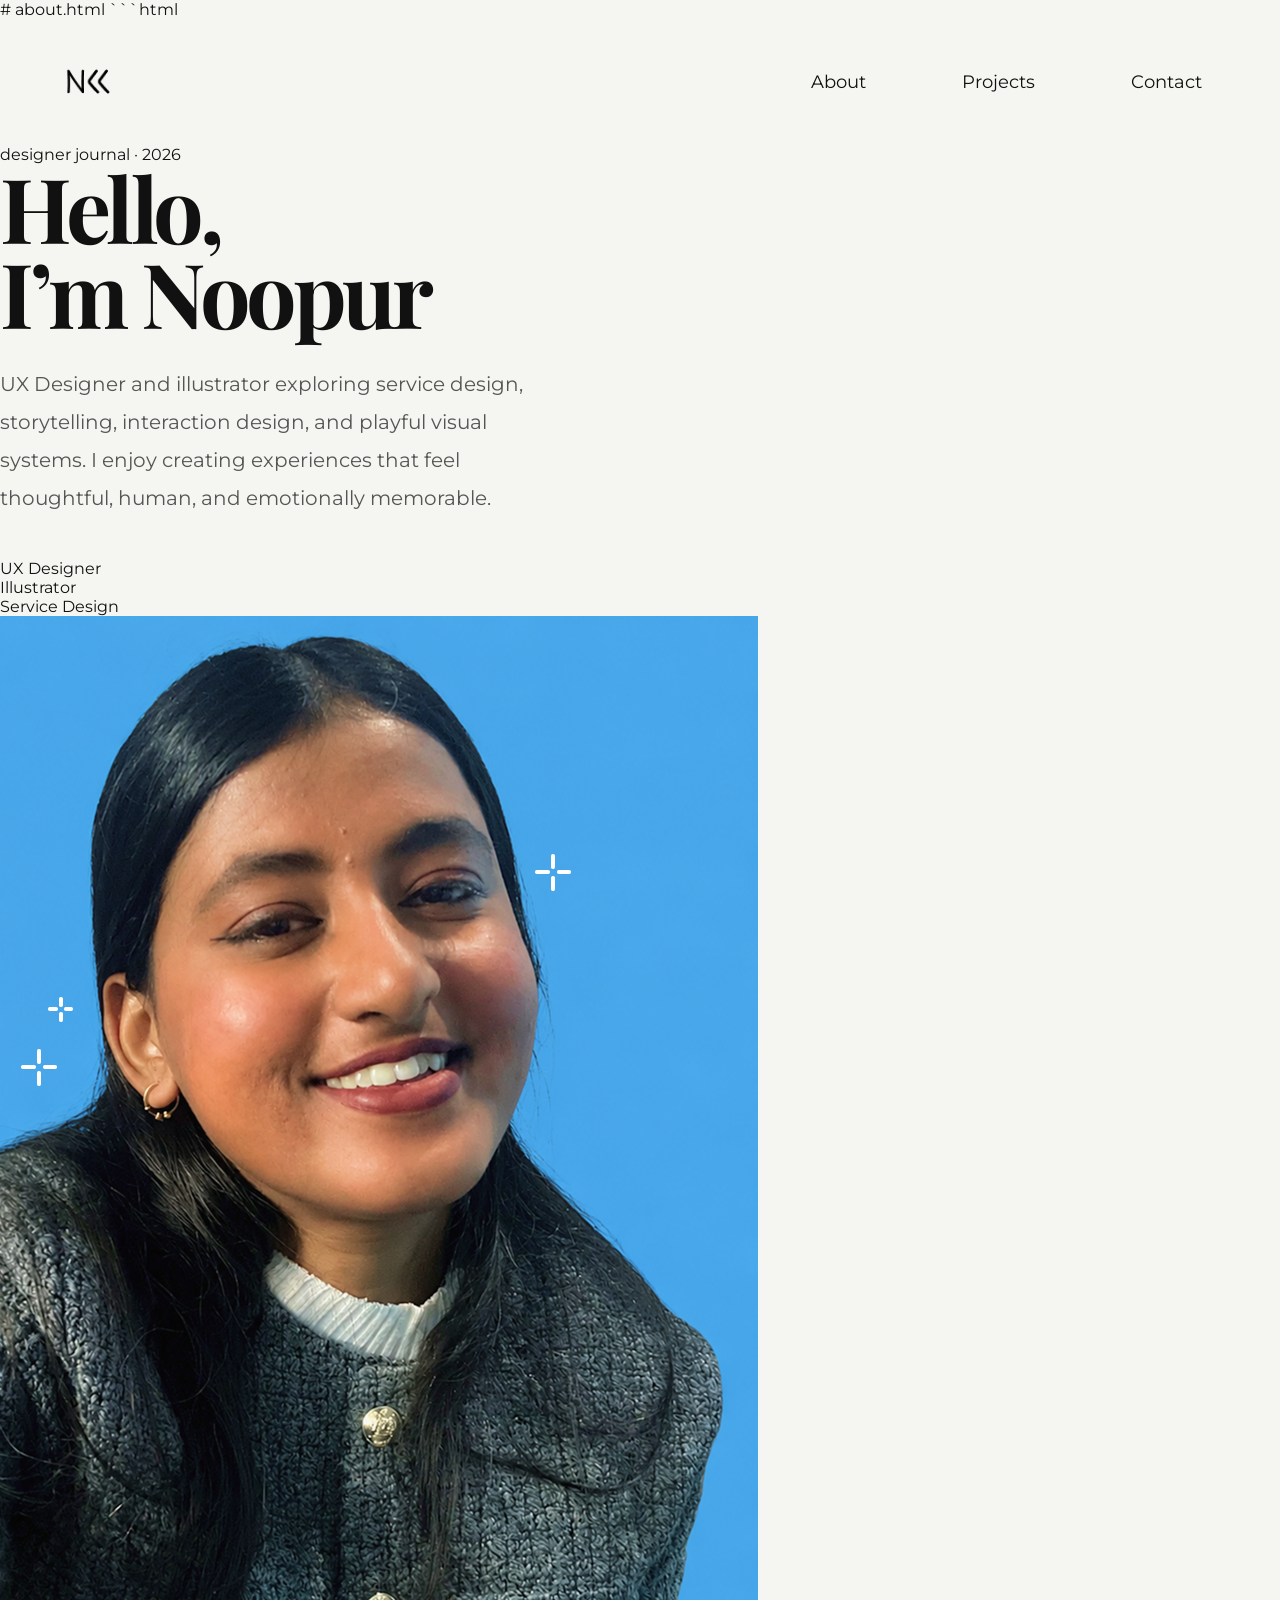
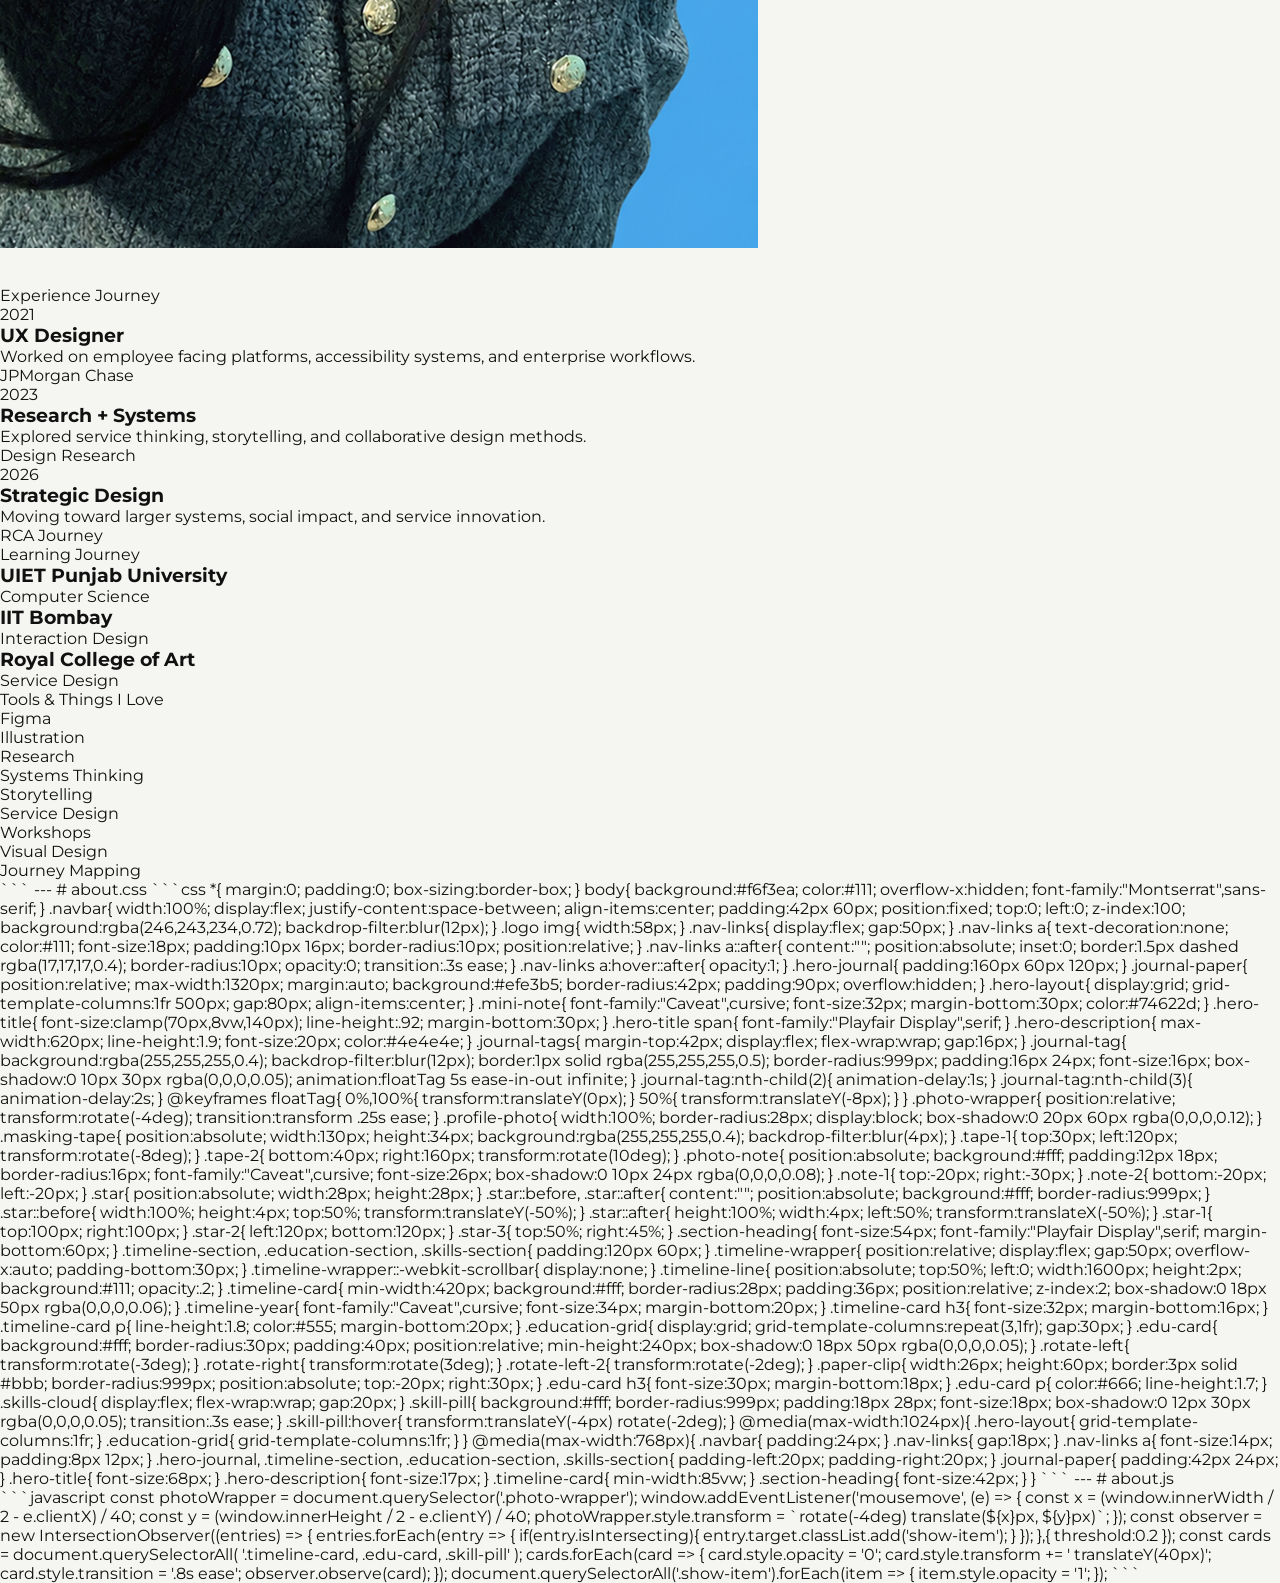
<file: about1.html>
# about.html

```html
<!DOCTYPE html>
<html lang="en">
<head>
  <meta charset="UTF-8" />
  <meta name="viewport" content="width=device-width, initial-scale=1.0"/>

  <title>About — Noopur Kashyap</title>

  <link href="https://fonts.googleapis.com/css2?family=Montserrat:wght@300;400;500;600&family=Playfair+Display:wght@700&family=Caveat:wght@500;600&display=swap" rel="stylesheet">

  <link rel="stylesheet" href="./css/about.css">
</head>
<body>

  <!-- NAVBAR -->
  <header class="navbar">

    <a href="index.html" class="logo">
      <img src="images/logo4.png" alt="Logo">
    </a>

    <nav class="nav-links">
      <a href="about.html">About</a>
      <a href="projects.html">Projects</a>
      <a href="contact.html">Contact</a>
    </nav>

  </header>


  <!-- HERO JOURNAL SECTION -->

  <section class="hero-journal">

    <div class="journal-paper">

      <div class="masking-tape tape-1"></div>
      <div class="masking-tape tape-2"></div>

      <div class="hero-layout">

        <!-- LEFT -->

        <div class="hero-left">

          <p class="mini-note">
            designer journal · 2026
          </p>

          <h1 class="hero-title">
            Hello,<br>
            I’m <span>Noopur</span>
          </h1>

          <p class="hero-description">
            UX Designer and illustrator exploring service design,
            storytelling, interaction design, and playful visual systems.
            I enjoy creating experiences that feel thoughtful,
            human, and emotionally memorable.
          </p>

          <div class="journal-tags">

            <div class="journal-tag">
              UX Designer
            </div>

            <div class="journal-tag">
              Illustrator
            </div>

            <div class="journal-tag">
              Service Design
            </div>

          </div>

        </div>


        <!-- RIGHT -->

        <div class="hero-right">

          <div class="photo-wrapper">

            <img
              src="images/noopur_photo.png"
              alt="Noopur Kashyap"
              class="profile-photo"
            >

            <div class="photo-note note-1">
              field notes
            </div>

            <div class="photo-note note-2">
              systems + stories
            </div>

          </div>

        </div>

      </div>


      <!-- STARS -->

      <div class="star star-1"></div>
      <div class="star star-2"></div>
      <div class="star star-3"></div>

    </div>

  </section>


  <!-- EXPERIENCE -->

  <section class="timeline-section">

    <div class="section-heading">
      Experience Journey
    </div>

    <div class="timeline-wrapper">

      <div class="timeline-line"></div>


      <div class="timeline-card card-1">

        <div class="timeline-year">
          2021
        </div>

        <h3>
          UX Designer
        </h3>

        <p>
          Worked on employee facing platforms,
          accessibility systems, and enterprise workflows.
        </p>

        <span>
          JPMorgan Chase
        </span>

      </div>


      <div class="timeline-card card-2">

        <div class="timeline-year">
          2023
        </div>

        <h3>
          Research + Systems
        </h3>

        <p>
          Explored service thinking,
          storytelling, and collaborative design methods.
        </p>

        <span>
          Design Research
        </span>

      </div>


      <div class="timeline-card card-3">

        <div class="timeline-year">
          2026
        </div>

        <h3>
          Strategic Design
        </h3>

        <p>
          Moving toward larger systems,
          social impact, and service innovation.
        </p>

        <span>
          RCA Journey
        </span>

      </div>

    </div>

  </section>


  <!-- EDUCATION -->

  <section class="education-section">

    <div class="section-heading">
      Learning Journey
    </div>


    <div class="education-grid">

      <div class="edu-card rotate-left">

        <div class="paper-clip"></div>

        <h3>
          UIET Punjab University
        </h3>

        <p>
          Computer Science
        </p>

      </div>


      <div class="edu-card rotate-right">

        <div class="paper-clip"></div>

        <h3>
          IIT Bombay
        </h3>

        <p>
          Interaction Design
        </p>

      </div>


      <div class="edu-card rotate-left-2">

        <div class="paper-clip"></div>

        <h3>
          Royal College of Art
        </h3>

        <p>
          Service Design
        </p>

      </div>

    </div>

  </section>


  <!-- SKILLS -->

  <section class="skills-section">

    <div class="section-heading">
      Tools & Things I Love
    </div>

    <div class="skills-cloud">

      <div class="skill-pill">Figma</div>
      <div class="skill-pill">Illustration</div>
      <div class="skill-pill">Research</div>
      <div class="skill-pill">Systems Thinking</div>
      <div class="skill-pill">Storytelling</div>
      <div class="skill-pill">Service Design</div>
      <div class="skill-pill">Workshops</div>
      <div class="skill-pill">Visual Design</div>
      <div class="skill-pill">Journey Mapping</div>

    </div>

  </section>


  <script src="./js/about.js"></script>

</body>
</html>
```

---

# about.css

```css
*{
  margin:0;
  padding:0;
  box-sizing:border-box;
}

body{
  background:#f6f3ea;
  color:#111;
  overflow-x:hidden;
  font-family:"Montserrat",sans-serif;
}

.navbar{
  width:100%;
  display:flex;
  justify-content:space-between;
  align-items:center;
  padding:42px 60px;
  position:fixed;
  top:0;
  left:0;
  z-index:100;
  background:rgba(246,243,234,0.72);
  backdrop-filter:blur(12px);
}

.logo img{
  width:58px;
}

.nav-links{
  display:flex;
  gap:50px;
}

.nav-links a{
  text-decoration:none;
  color:#111;
  font-size:18px;
  padding:10px 16px;
  border-radius:10px;
  position:relative;
}

.nav-links a::after{
  content:"";
  position:absolute;
  inset:0;
  border:1.5px dashed rgba(17,17,17,0.4);
  border-radius:10px;
  opacity:0;
  transition:.3s ease;
}

.nav-links a:hover::after{
  opacity:1;
}

.hero-journal{
  padding:160px 60px 120px;
}

.journal-paper{
  position:relative;
  max-width:1320px;
  margin:auto;
  background:#efe3b5;
  border-radius:42px;
  padding:90px;
  overflow:hidden;
}

.hero-layout{
  display:grid;
  grid-template-columns:1fr 500px;
  gap:80px;
  align-items:center;
}

.mini-note{
  font-family:"Caveat",cursive;
  font-size:32px;
  margin-bottom:30px;
  color:#74622d;
}

.hero-title{
  font-size:clamp(70px,8vw,140px);
  line-height:.92;
  margin-bottom:30px;
}

.hero-title span{
  font-family:"Playfair Display",serif;
}

.hero-description{
  max-width:620px;
  line-height:1.9;
  font-size:20px;
  color:#4e4e4e;
}

.journal-tags{
  margin-top:42px;
  display:flex;
  flex-wrap:wrap;
  gap:16px;
}

.journal-tag{
  background:rgba(255,255,255,0.4);
  backdrop-filter:blur(12px);
  border:1px solid rgba(255,255,255,0.5);
  border-radius:999px;
  padding:16px 24px;
  font-size:16px;
  box-shadow:0 10px 30px rgba(0,0,0,0.05);
  animation:floatTag 5s ease-in-out infinite;
}

.journal-tag:nth-child(2){
  animation-delay:1s;
}

.journal-tag:nth-child(3){
  animation-delay:2s;
}

@keyframes floatTag{
  0%,100%{
    transform:translateY(0px);
  }

  50%{
    transform:translateY(-8px);
  }
}

.photo-wrapper{
  position:relative;
  transform:rotate(-4deg);
  transition:transform .25s ease;
}

.profile-photo{
  width:100%;
  border-radius:28px;
  display:block;
  box-shadow:0 20px 60px rgba(0,0,0,0.12);
}

.masking-tape{
  position:absolute;
  width:130px;
  height:34px;
  background:rgba(255,255,255,0.4);
  backdrop-filter:blur(4px);
}

.tape-1{
  top:30px;
  left:120px;
  transform:rotate(-8deg);
}

.tape-2{
  bottom:40px;
  right:160px;
  transform:rotate(10deg);
}

.photo-note{
  position:absolute;
  background:#fff;
  padding:12px 18px;
  border-radius:16px;
  font-family:"Caveat",cursive;
  font-size:26px;
  box-shadow:0 10px 24px rgba(0,0,0,0.08);
}

.note-1{
  top:-20px;
  right:-30px;
}

.note-2{
  bottom:-20px;
  left:-20px;
}

.star{
  position:absolute;
  width:28px;
  height:28px;
}

.star::before,
.star::after{
  content:"";
  position:absolute;
  background:#fff;
  border-radius:999px;
}

.star::before{
  width:100%;
  height:4px;
  top:50%;
  transform:translateY(-50%);
}

.star::after{
  height:100%;
  width:4px;
  left:50%;
  transform:translateX(-50%);
}

.star-1{
  top:100px;
  right:100px;
}

.star-2{
  left:120px;
  bottom:120px;
}

.star-3{
  top:50%;
  right:45%;
}

.section-heading{
  font-size:54px;
  font-family:"Playfair Display",serif;
  margin-bottom:60px;
}

.timeline-section,
.education-section,
.skills-section{
  padding:120px 60px;
}

.timeline-wrapper{
  position:relative;
  display:flex;
  gap:50px;
  overflow-x:auto;
  padding-bottom:30px;
}

.timeline-wrapper::-webkit-scrollbar{
  display:none;
}

.timeline-line{
  position:absolute;
  top:50%;
  left:0;
  width:1600px;
  height:2px;
  background:#111;
  opacity:.2;
}

.timeline-card{
  min-width:420px;
  background:#fff;
  border-radius:28px;
  padding:36px;
  position:relative;
  z-index:2;
  box-shadow:0 18px 50px rgba(0,0,0,0.06);
}

.timeline-year{
  font-family:"Caveat",cursive;
  font-size:34px;
  margin-bottom:20px;
}

.timeline-card h3{
  font-size:32px;
  margin-bottom:16px;
}

.timeline-card p{
  line-height:1.8;
  color:#555;
  margin-bottom:20px;
}

.education-grid{
  display:grid;
  grid-template-columns:repeat(3,1fr);
  gap:30px;
}

.edu-card{
  background:#fff;
  border-radius:30px;
  padding:40px;
  position:relative;
  min-height:240px;
  box-shadow:0 18px 50px rgba(0,0,0,0.05);
}

.rotate-left{
  transform:rotate(-3deg);
}

.rotate-right{
  transform:rotate(3deg);
}

.rotate-left-2{
  transform:rotate(-2deg);
}

.paper-clip{
  width:26px;
  height:60px;
  border:3px solid #bbb;
  border-radius:999px;
  position:absolute;
  top:-20px;
  right:30px;
}

.edu-card h3{
  font-size:30px;
  margin-bottom:18px;
}

.edu-card p{
  color:#666;
  line-height:1.7;
}

.skills-cloud{
  display:flex;
  flex-wrap:wrap;
  gap:20px;
}

.skill-pill{
  background:#fff;
  border-radius:999px;
  padding:18px 28px;
  font-size:18px;
  box-shadow:0 12px 30px rgba(0,0,0,0.05);
  transition:.3s ease;
}

.skill-pill:hover{
  transform:translateY(-4px) rotate(-2deg);
}

@media(max-width:1024px){

  .hero-layout{
    grid-template-columns:1fr;
  }

  .education-grid{
    grid-template-columns:1fr;
  }

}

@media(max-width:768px){

  .navbar{
    padding:24px;
  }

  .nav-links{
    gap:18px;
  }

  .nav-links a{
    font-size:14px;
    padding:8px 12px;
  }

  .hero-journal,
  .timeline-section,
  .education-section,
  .skills-section{
    padding-left:20px;
    padding-right:20px;
  }

  .journal-paper{
    padding:42px 24px;
  }

  .hero-title{
    font-size:68px;
  }

  .hero-description{
    font-size:17px;
  }

  .timeline-card{
    min-width:85vw;
  }

  .section-heading{
    font-size:42px;
  }

}
```

---

# about.js

```javascript
const photoWrapper = document.querySelector('.photo-wrapper');

window.addEventListener('mousemove', (e) => {

  const x = (window.innerWidth / 2 - e.clientX) / 40;
  const y = (window.innerHeight / 2 - e.clientY) / 40;

  photoWrapper.style.transform =
    `rotate(-4deg) translate(${x}px, ${y}px)`;

});


const observer = new IntersectionObserver((entries) => {

  entries.forEach(entry => {

    if(entry.isIntersecting){
      entry.target.classList.add('show-item');
    }

  });

},{
  threshold:0.2
});


const cards = document.querySelectorAll(
  '.timeline-card, .edu-card, .skill-pill'
);

cards.forEach(card => {

  card.style.opacity = '0';
  card.style.transform += ' translateY(40px)';
  card.style.transition = '.8s ease';

  observer.observe(card);

});


document.querySelectorAll('.show-item').forEach(item => {
  item.style.opacity = '1';
});
```
</file>
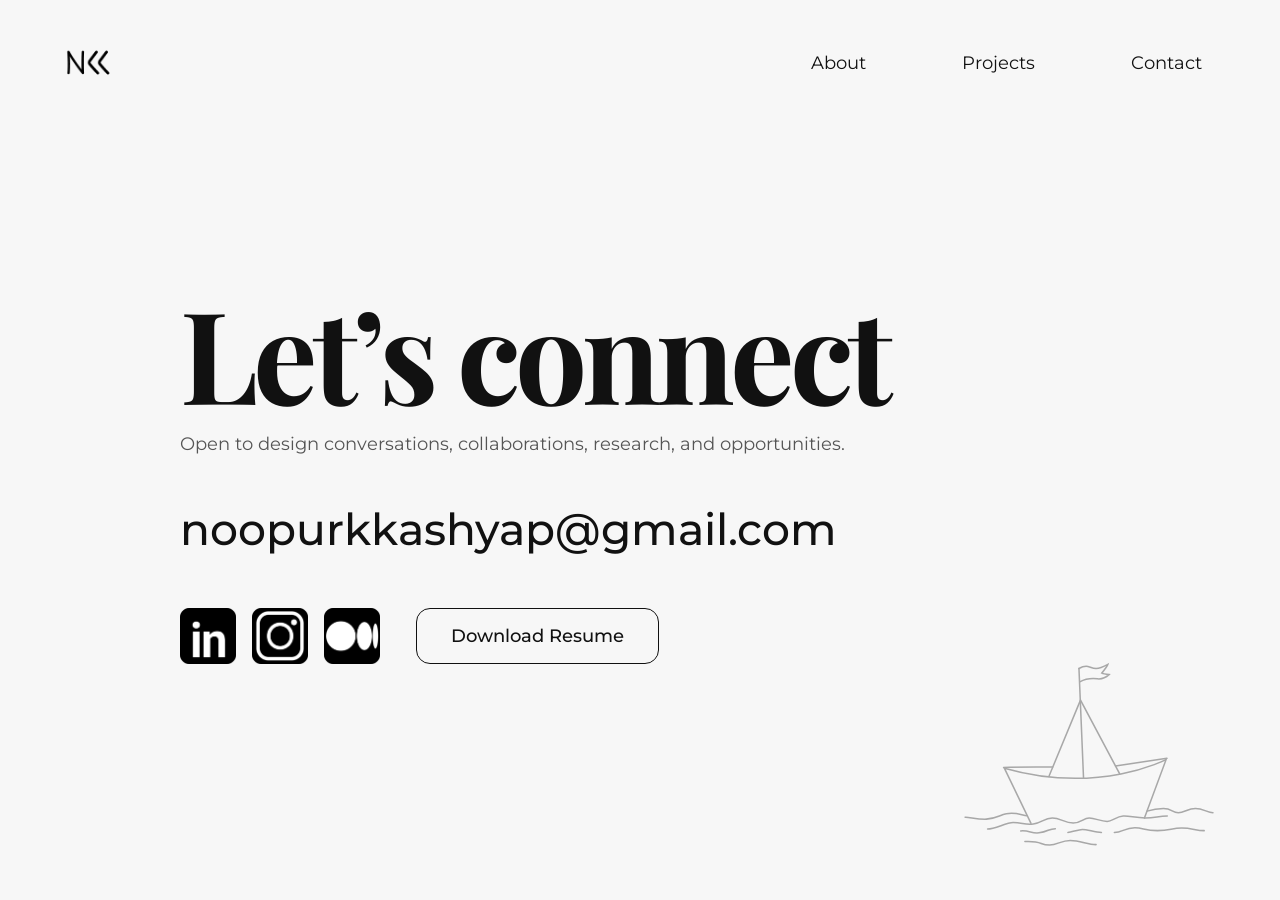
<file: contact.html>
<!DOCTYPE html>
<html lang="en">

<head>
  <meta charset="UTF-8" />
  <meta name="viewport" content="width=device-width, initial-scale=1.0"/>

  <title>Contact — Noopur Kashyap</title>

  <!-- FONTS -->
  <link href="https://fonts.googleapis.com/css2?family=Montserrat:wght@300;400;500;600&family=Playfair+Display:wght@700&display=swap" rel="stylesheet">

  <!-- CSS -->
  <link rel="stylesheet" href="./css/contact.css">
</head>

<body>

  <!-- NAVBAR -->
  <header class="navbar">

    <!-- LOGO -->
    <a href="index.html" class="logo">
      <img src="images/logo5.png" alt="Noopur Kashyap Logo">
    </a>

    <!-- NAV -->
    <nav class="nav-links">
      <a href="about.html">About</a>
      <a href="projects.html">Projects</a>
      <a href="contact.html">Contact</a>
    </nav>

  </header>

  <!-- MAIN -->
  <main class="contact-page">

    <div class="contact-content">

      <!-- TITLE -->
      <h1 class="hero-title">
        Let’s connect
      </h1>

      <!-- SUBTEXT -->
      <p class="hero-sub">
        Open to design conversations, collaborations, research, and opportunities.
      </p>

      <!-- EMAIL -->
      <div class="email-wrapper">

        <button 
          class="email-link" 
          id="copyEmail"
          data-email="hello@noopurkashyap.com"
        >
          noopurkkashyap@gmail.com
        </button>

        <span class="email-tooltip" id="emailTooltip">
          Click to copy
        </span>

      </div>

      <!-- BOTTOM -->
      <div class="bottom-row">

        <!-- SOCIALS -->
        <div class="social-links">

          <!-- LINKEDIN -->
          <a href="#" class="social-icon">

            <img 
              src="images/linkedin.png"
              class="icon-default"
              alt="LinkedIn"
            >

            <img 
              src="images/linkedin_hover.png"
              class="icon-hover"
              alt="LinkedIn Hover"
            >

          </a>

          <!-- INSTAGRAM -->
          <a href="#" class="social-icon">

            <img 
              src="images/instagram.png"
              class="icon-default"
              alt="Instagram"
            >

            <img 
              src="images/instagram_hover.png"
              class="icon-hover"
              alt="Instagram Hover"
            >

          </a>

          <!-- MEDIUM -->
          <a href="#" class="social-icon">

            <img 
              src="images/medium.png"
              class="icon-default"
              alt="Medium"
            >

            <img 
              src="images/medium_hover.png"
              class="icon-hover"
              alt="Medium Hover"
            >

          </a>

        </div>

        <!-- RESUME -->
        <a href="#" class="resume-btn">
          Download Resume
        </a>

      </div>

    </div>

  </main>

  <!-- BOAT -->
<img 
  src="images/boat.svg" 
  alt="Boat Illustration"
  class="boat-image"
/>
  <!-- JS -->
  <script>

    const emailButton = document.getElementById("copyEmail");
    const tooltip = document.getElementById("emailTooltip");

    emailButton.addEventListener("click", async () => {

      const email = emailButton.dataset.email;

      try {

        await navigator.clipboard.writeText(email);

        tooltip.textContent = "Copied to clipboard";

        setTimeout(() => {
          tooltip.textContent = "Click to copy";
        }, 2000);

      } catch (err) {

        tooltip.textContent = "Failed to copy";

      }

    });

  </script>

</body>
</html>
</file>
<file: css/about.css>
/* =============================================================
   RESET
============================================================= */
*, *::before, *::after {
  margin: 0;
  padding: 0;
  box-sizing: border-box;
}
html { scroll-behavior: smooth; }

/* =============================================================
   BODY
============================================================= */
body {
  background: #f5f5f1;
  color: #111;
  font-family: "Montserrat", sans-serif;
  overflow-x: hidden;
  position: relative;
}

/* =============================================================
   FLOATING STAR STAMPS  (Code_set_1 — page-wide decoration)
============================================================= */
.star-stamp {
  position: absolute;
  font-size: 24px;
  color: rgba(124, 108, 108, 0.08);
  filter: blur(0.3px);
  pointer-events: none;
  z-index: 1;
}
.star-stamp.tiny   { font-size: 18px; }
.star-stamp.small  { font-size: 34px; }
.star-stamp.medium { font-size: 58px; }
.star-stamp.large  { font-size: 92px; }
.star-stamp.xl     { font-size: 140px; }

/* =============================================================
   NAVBAR  ← Code_set_2
============================================================= */
.navbar {
  width: 100%;
  display: flex;
  justify-content: space-between;
  align-items: center;
  padding: 42px 60px;
  position: relative;
  z-index: 100;
}
.logo img {
  width: 58px;
  display: block;
}
.nav-links {
  display: flex;
  gap: 60px;
}
.nav-links a {
  position: relative;
  text-decoration: none;
  color: #111;
  font-size: 18px;
  font-weight: 400;
  padding: 10px 18px;
  border-radius: 10px;
  transition: .3s ease;
}
.nav-links a::after {
  content: "";
  position: absolute;
  inset: 0;
  border: 1.5px dashed rgba(0, 0, 0, .45);
  border-radius: 10px;
  opacity: 0;
  transform: scale(.92);
  transition: .3s ease;
}
.nav-links a:hover::after {
  opacity: 1;
  transform: scale(1);
}

/* =============================================================
   HERO  ← Code_set_2
============================================================= */
.about-hero {
  width: 100%;
  min-height: calc(100vh - 120px);
  padding: 40px 80px 100px;
  display: flex;
  align-items: center;
  justify-content: space-between;
  gap: 80px;
}

/* ── LEFT ── */
.hero-left {
  width: 48%;
}
.mini-tag {
  font-size: 14px;
  letter-spacing: .08em;
  text-transform: uppercase;
  color: #777;
  margin-bottom: 26px;
}
.hero-title {
  font-family: "Playfair Display", serif;
  font-size: clamp(58px, 7vw, 110px);
  line-height: .95;
  letter-spacing: -0.05em;
  margin-bottom: 30px;
}
.hero-description {
  max-width: 560px;
  font-size: 20px;
  line-height: 1.9;
  color: #555;
  margin-bottom: 42px;
}

/* FLOATING TAGS */
.floating-tags {
  display: flex;
  flex-wrap: wrap;
  gap: 16px;
  margin-bottom: 42px;
}
.floating-tags span {
  background: rgba(255, 255, 255, .72);
  border: 1px solid rgba(255, 255, 255, .5);
  backdrop-filter: blur(16px);
  -webkit-backdrop-filter: blur(16px);
  padding: 14px 22px;
  border-radius: 999px;
  font-size: 15px;
  font-weight: 500;
  color: #111;
  box-shadow: 0 10px 30px rgba(0, 0, 0, .08);
  animation: floatTag 5s ease-in-out infinite;
}
.floating-tags span:nth-child(2) { animation-delay: 1s; }
.floating-tags span:nth-child(3) { animation-delay: 2s; }

@keyframes floatTag {
  0%, 100% { transform: translateY(0px); }
  50%       { transform: translateY(-8px); }
}

/* HANDWRITTEN NOTE */
.handwritten-note {
  font-family: "Caveat", cursive;
  font-size: 36px;
  color: #444;
}

/* ── RIGHT ── */
.hero-right {
  width: 46%;
  display: flex;
  justify-content: center;
  align-items: center;
}

/* =============================================================
   ENVELOPE SCENE  ← Code_set_2
============================================================= */
.envelope-scene {
  position: relative;
  width: 620px;
  height: 620px;
}

/* ENVELOPE BASE */
.envelope-base-img {
  position: absolute;
  width: 420px;
  left: 80px;
  bottom: 80px;
  z-index: 1;
  display: block;
  filter: drop-shadow(0 18px 40px rgba(0, 0, 0, .08));
}

/* =============================================================
   LETTER  ← Code_set_2
============================================================= */
.letter {
  position: absolute;
  left: 125px;
  top: 80px;
  width: 320px;
  height: 370px;
  background: #fffdf8;
  padding: 36px;
  z-index: 2;
  border-radius: 6px;
  box-shadow: 0 22px 50px rgba(0, 0, 0, .10);
  cursor: pointer;
  overflow: hidden;
  transform: rotate(-4deg) translateY(0);
  transition:
    transform .8s cubic-bezier(.22, 1, .36, 1),
    box-shadow .6s ease;
}
/* Paper texture */
.letter::before {
  content: "";
  position: absolute;
  inset: 0;
  background: linear-gradient(to bottom, rgba(0, 0, 0, .02), transparent);
  pointer-events: none;
}
/* Shine sweep */
.letter::after {
  content: "";
  position: absolute;
  top: -120%;
  left: -40%;
  width: 55%;
  height: 260%;
  background: linear-gradient(
    120deg,
    transparent 0%,
    rgba(255, 255, 255, .15) 35%,
    rgba(255, 255, 255, .75) 50%,
    rgba(255, 255, 255, .15) 65%,
    transparent 100%
  );
  transform: rotate(18deg) translateX(-260px);
  opacity: 0;
  pointer-events: none;
}
/* Popped state */
.letter.pop-out {
  transform: rotate(-2deg) translateY(-130px) scale(1.02);
  box-shadow: 0 40px 90px rgba(0, 0, 0, .16);
  z-index: 30;
}
.letter.pop-out::after {
  animation: letterShine 1.2s ease forwards;
}
@keyframes letterShine {
  0%   { opacity: 0;  transform: rotate(18deg) translateX(-260px); }
  20%  { opacity: 1; }
  100% { opacity: 1;  transform: rotate(18deg) translateX(520px); }
}

/* Letter content */
.letter-date {
  display: block;
  font-size: 13px;
  letter-spacing: .08em;
  text-transform: uppercase;
  color: #888;
  margin-bottom: 24px;
}
.letter-content { position: relative; z-index: 2; }
.letter-content h3 {
  font-size: 60px;
  margin-bottom: 18px;
  font-family: "Playfair Display", serif;
}
.letter-content p {
  font-size: 18px;
  line-height: 1.9;
  color: #555;
}

/* =============================================================
   ENVELOPE FRONT  ← Code_set_2
============================================================= */
.envelope-front-img {
  position: absolute;
  width: 420px;
  left: 80px;
  bottom: 80px;
  z-index: 4;
  display: block;
  pointer-events: none;
}

/* =============================================================
   PHOTO CARD  ← Code_set_2
============================================================= */
.photo-card {
  position: absolute;
  right: 15px;
  top: 140px;
  width: 240px;
  background: white;
  padding: 14px;
  border-radius: 28px;
  z-index: 10;
  box-shadow: 0 24px 50px rgba(0, 0, 0, .14);
  transform: rotate(8deg);
  transition: transform .4s ease;
}
.photo-card img {
  width: 100%;
  height: 285px;
  object-fit: cover;
  border-radius: 22px;
  margin-bottom: 14px;
}
.photo-info h4 {
  font-size: 20px;
  margin-bottom: 6px;
}
.photo-info p {
  font-size: 14px;
  color: #666;
}

/* =============================================================
   STAMP  ← Code_set_2
============================================================= */
.stamp {
  position: absolute;
  right: 35px;
  bottom: 100px;
  width: 72px;
  height: 72px;
  border-radius: 50%;
  border: 2px dashed rgba(0, 0, 0, .4);
  display: flex;
  align-items: center;
  justify-content: center;
  font-size: 26px;
  color: #444;
  background: rgba(255, 255, 255, .45);
  backdrop-filter: blur(10px);
  z-index: 20;
}

/* =============================================================
   SPARKLE STARS  ← Code_set_2
============================================================= */
.sparkle {
  position: absolute;
  width: 28px;
  height: 28px;
  z-index: 20;
  animation: starFloat 4s ease-in-out infinite;
}
.sparkle::before,
.sparkle::after,
.sparkle span::before,
.sparkle span::after {
  content: "";
  position: absolute;
  left: 50%;
  top: 50%;
  background: #fff;
  border-radius: 999px;
}
/* vertical */
.sparkle::before  { width: 4px;  height: 28px; transform: translate(-50%, -50%); }
/* horizontal */
.sparkle::after   { width: 28px; height: 4px;  transform: translate(-50%, -50%); }
/* diagonals */
.sparkle span::before { width: 4px; height: 24px; transform: translate(-50%, -50%) rotate(45deg); }
.sparkle span::after  { width: 4px; height: 24px; transform: translate(-50%, -50%) rotate(-45deg); }

.star-1 { top: 40px;   right: 130px; }
.star-2 { left: 30px;  bottom: 180px; animation-delay: 1s; }
.star-3 { right: 30px; top: 300px;   animation-delay: 2s; }

@keyframes starFloat {
  0%, 100% { transform: translateY(0px); }
  50%       { transform: translateY(-8px); }
}

/* =============================================================
   ENVELOPE SCENE HOVER  ← Code_set_2
============================================================= */
.envelope-scene:hover .photo-card {
  transform: rotate(10deg) translateY(-10px);
}
.envelope-scene:hover .letter {
  transform: rotate(-2deg) translateY(-12px);
}

/* =============================================================
   RESPONSIVE — HERO  ← Code_set_2
============================================================= */
@media (max-width: 1024px) {
  .about-hero {
    flex-direction: column;
    gap: 90px;
  }
  .hero-left,
  .hero-right { width: 100%; }
  .hero-right  { justify-content: flex-start; }
}

@media (max-width: 768px) {
  .navbar { padding: 24px; }
  .nav-links { gap: 18px; }
  .nav-links a { font-size: 15px; padding: 8px 12px; }

  .about-hero { padding: 30px 24px 80px; gap: 60px; }
  .hero-title  { font-size: 62px; }
  .hero-description { font-size: 18px; line-height: 1.7; }
  .floating-tags { gap: 12px; }
  .floating-tags span { font-size: 13px; padding: 12px 18px; }
  .handwritten-note { font-size: 28px; }

  .envelope-scene { width: 100%; height: 520px; }
  .envelope-base-img,
  .envelope-front-img { width: 290px; left: 20px; bottom: 40px; }

  .letter {
    width: 220px;
    height: auto;
    left: 40px;
    top: 70px;
    padding: 24px;
  }
  .letter-content h3 { font-size: 42px; }
  .letter-content p  { font-size: 15px; line-height: 1.7; }

  .photo-card { width: 180px; right: 0; top: 140px; }
  .photo-card img { height: 220px; }

  .stamp { width: 56px; height: 56px; font-size: 20px; right: 10px; bottom: 70px; }
  .sparkle { transform: scale(.75); }
}

/* =============================================================
   ABC SECTIONS — WORK & EDUCATION  ← Code_set_1
============================================================= */
.abc-section {
  width: 100%;
  padding: 80px 80px 100px;
  position: relative;
  z-index: 3;
}
.glass-heading {
  display: inline-flex;
  flex-direction: column;
  align-items: center;
  background: rgba(255, 255, 255, 0.72);
  border: 1px solid rgba(0, 0, 0, 0.08);
  border-radius: 20px;
  padding: 18px 52px 22px;
  margin: 0 auto 56px;
  backdrop-filter: blur(16px);
  box-shadow: 0 8px 32px rgba(0, 0, 0, 0.05);
  text-align: center;
}
.abc-mini, .hobbies-mini {
  font-size: 10px;
  letter-spacing: 0.16em;
  text-transform: uppercase;
  color: #999;
  margin-bottom: 8px;
}
.abc-title {
  font-family: "Playfair Display", serif;
  font-size: clamp(28px, 3vw, 42px);
  font-weight: 700;
  color: #111;
  letter-spacing: -0.02em;
}
.abc-heading {
  display: flex;
  flex-direction: column;
  align-items: center;
}
.abc-cards {
  display: grid;
  grid-template-columns: repeat(3, 1fr);
  gap: 24px;
  max-width: 1200px;
  margin: 0 auto;
}
.abc-card {
  position: relative;
  background: #f2dde0;
  border-radius: 6px;
  overflow: hidden;
  padding: 28px;
  min-height: 220px;
  transition: transform 0.3s ease, box-shadow 0.3s ease;
}
.abc-card:hover {
  transform: perspective(600px) rotateX(2deg) rotateY(-2deg) scale(1.02);
  box-shadow: 0 30px 60px rgba(0, 0, 0, 0.15);
}
.abc-logo {
  text-align: center;
  margin-bottom: 12px;
}
.abc-logo img {
  width: 60px;
  height: 60px;
  border-radius: 50%;
  object-fit: cover;
}
.abc-grid {
  position: absolute;
  inset: 0;
  background-image:
    linear-gradient(rgba(0, 0, 0, 0.04) 1px, transparent 1px),
    linear-gradient(90deg, rgba(0, 0, 0, 0.04) 1px, transparent 1px);
  background-size: 28px 28px;
  pointer-events: none;
  z-index: 0;
}

/* Corner brackets */
.corner {
  position: absolute;
  width: 14px;
  height: 14px;
  z-index: 2;
  transition: transform 0.3s ease;
}
.abc-card:hover .corner.tl { transform: translate(-4px, -4px); }
.abc-card:hover .corner.tr { transform: translate(4px, -4px); }
.abc-card:hover .corner.bl { transform: translate(-4px, 4px); }
.abc-card:hover .corner.br { transform: translate(4px, 4px); }
.corner.tl { top: 10px;    left: 10px;  border-top: 2px solid rgba(0,0,0,0.3); border-left:   2px solid rgba(0,0,0,0.3); }
.corner.tr { top: 10px;    right: 10px; border-top: 2px solid rgba(0,0,0,0.3); border-right:  2px solid rgba(0,0,0,0.3); }
.corner.bl { bottom: 10px; left: 10px;  border-bottom: 2px solid rgba(0,0,0,0.3); border-left:  2px solid rgba(0,0,0,0.3); }
.corner.br { bottom: 10px; right: 10px; border-bottom: 2px solid rgba(0,0,0,0.3); border-right: 2px solid rgba(0,0,0,0.3); }

/* Card inner content */
.abc-inner {
  position: relative;
  z-index: 1;
  display: grid;
  grid-template-columns: 1fr auto;
  grid-template-rows: auto auto auto;
  row-gap: 10px;
}
.abc-company {
  font-size: 10px;
  font-weight: 700;
  letter-spacing: 0.12em;
  text-transform: uppercase;
  color: #444;
  grid-column: 1;
  grid-row: 1;
  align-self: center;
}
.abc-duration {
  font-size: 10px;
  font-weight: 500;
  letter-spacing: 0.08em;
  text-transform: uppercase;
  color: #777;
  grid-column: 2;
  grid-row: 1;
  align-self: center;
  text-align: right;
}
.abc-inner h3 {
  font-family: "Playfair Display", serif;
  font-size: clamp(22px, 2vw, 32px);
  font-weight: 700;
  color: #111;
  grid-column: 1 / -1;
  grid-row: 2;
  line-height: 1.15;
  margin-top: 4px;
}
.abc-inner p {
  font-size: 13px;
  line-height: 1.7;
  color: #555;
  grid-column: 1 / -1;
  grid-row: 3;
}

/* =============================================================
   HOBBIES SECTION  ← Code_set_1
============================================================= */
.hobbies-section {
  width: 100%;
  padding: 80px 80px 120px;
  position: relative;
  z-index: 3;
}
.hobbies-heading {
  display: flex;
  flex-direction: column;
  align-items: center;
  background: rgba(255, 255, 255, 0.72);
  border: 1px solid rgba(0, 0, 0, 0.08);
  border-radius: 20px;
  padding: 18px 52px 22px;
  margin: 0 auto 48px;
  backdrop-filter: blur(16px);
  box-shadow: 0 8px 32px rgba(0, 0, 0, 0.05);
  text-align: center;
}
.hobbies-title {
  font-family: "Playfair Display", serif;
  font-size: clamp(28px, 3vw, 42px);
  font-weight: 700;
  color: #111;
  letter-spacing: -0.02em;
}

/* PEG BOARD */
.peg-board {
  position: relative;
  width: 100%;
  max-width: 1200px;
  height: 860px;
  margin: 0 auto;
  background: #b4c486;
  border-radius: 20px;
  overflow: hidden;
}
.peg-board::before {
  content: "";
  position: absolute;
  inset: 0;
  background-image:
    linear-gradient(rgba(255, 255, 255, 0.35) 1.5px, transparent 1.5px),
    linear-gradient(90deg, rgba(255, 255, 255, 0.35) 1.5px, transparent 1.5px);
  background-size: 64px 64px;
  z-index: 0;
}

/* Photos */
.peg-photo {
  position: absolute;
  width: 200px;
  height: 200px;
  background: #fff;
  padding: 9px;
  border-radius: 12px;
  box-shadow: 0 14px 32px rgba(0, 0, 0, 0.13);
  z-index: 2;
}
.peg-photo img {
  width: 100%;
  height: 100%;
  object-fit: cover;
  border-radius: 8px;
}
.photo-1 { top: 55px;  left: 38px;   transform: rotate(-6deg); }
.photo-2 { top: 38px;  left: 248px;  transform: rotate(4deg); }
.photo-3 { top: 50px;  right: 195px; transform: rotate(-3deg); }
.photo-4 { top: 310px; left: 28px;   transform: rotate(-8deg); }
.photo-5 { top: 360px; left: 370px;  transform: rotate(5deg); }
.photo-6 { top: 325px; left: 645px;  transform: rotate(-4deg); }
.photo-7 { top: 535px; right: 65px;  transform: rotate(6deg); }
.photo-8 { bottom: 40px; left: 100px;  transform: rotate(3deg); }
.photo-9 { bottom: 20px; right: 120px; transform: rotate(-4deg); }

/* Notes */
.peg-note {
  position: absolute;
  background: #fffdf2;
  padding: 20px 22px;
  border-radius: 10px;
  max-width: 240px;
  font-size: 13.5px;
  line-height: 1.75;
  color: #444;
  box-shadow: 0 10px 26px rgba(0, 0, 0, 0.07);
  z-index: 3;
}
.note-1 { top: 55px;    left: 480px;  transform: rotate(2deg); }
.note-2 { top: 325px;   left: 178px;  transform: rotate(-2deg); }
.note-3 { bottom: 105px; left: 55px;  transform: rotate(-3deg); }
.note-4 { bottom: 90px; right: 280px; transform: rotate(2deg); }
.note-5 { top: 200px;   right: 100px; transform: rotate(2deg); }

/* Decorations */
.peg-deco {
  position: absolute;
  width: 80px;
  height: 80px;
  z-index: 1;
}
.deco-1 { top: 150px;    left: 50px;   }
.deco-2 { top: 250px;    right: 40px;  }
.deco-3 { bottom: 150px; left: 200px;  }
.deco-4 { bottom: 50px;  right: 200px; }

/* Clips */
.clip {
  position: absolute;
  width: 40px;
  z-index: 4;
}
.clip-1 { top: 50px;  left: 30px;  transform: rotate(-15deg); }
.clip-2 { top: 320px; right: 60px; transform: rotate(20deg); }

/* =============================================================
   FOOTER  ← Code_set_1
============================================================= */
.footer {
  text-align: center;
  margin: 40px 0;
  font-size: 13px;
  color: #555;
}
</file>
<file: css/contact.css>
/* ─────────────────────────────
   RESET
───────────────────────────── */

*{
  margin:0;
  padding:0;
  box-sizing:border-box;
}

/* ─────────────────────────────
   BODY
───────────────────────────── */

body{
  background:#f7f7f7;
  color:#111;

  font-family:"Montserrat",sans-serif;

  overflow-x:hidden;

  animation:fadePage .8s ease;
}

@keyframes fadePage{

  from{
    opacity:0;
    transform:translateY(10px);
  }

  to{
    opacity:1;
    transform:translateY(0);
  }

}

/* ─────────────────────────────
   NAVBAR
───────────────────────────── */

.navbar{
  width:100%;

  display:flex;
  justify-content:space-between;
  align-items:center;

  padding:42px 60px;
}

/* LOGO */

.logo img{
  width:58px;
  height:auto;
  display:block;
}

/* ─────────────────────────────
   NAV LINKS
───────────────────────────── */

.nav-links{
  display:flex;
  gap:60px;
}

.nav-links a{
  position:relative;

  text-decoration:none;
  color:#111;

  font-size:18px;
  font-weight:400;

  padding:10px 18px;

  border-radius:10px;

  transition:
    opacity .3s ease,
    transform .3s ease;
}


/* DOTTED BOX */

.nav-links a::after{
  content:"";

  position:absolute;

  inset:0;

  border:1.5px dashed rgba(17,17,17,0.5);

  border-radius:10px;

  opacity:0;

  transform:scale(.92);

  transition:
    opacity .3s ease,
    transform .3s ease;
}

/* HOVER */

.nav-links a:hover::after{
  opacity:1;
  transform:scale(1);
}

.nav-links a:hover{
  transform:translateY(-1px);
}

/* ─────────────────────────────
   PAGE
───────────────────────────── */

.contact-page{
  width:100%;
  min-height:85vh;

  display:flex;
  align-items:center;

  padding:0 180px;
}

/* CONTENT */

.contact-content{
  margin-top:-60px;
}

/* ─────────────────────────────
   TYPOGRAPHY
───────────────────────────── */

/* TITLE */

.hero-title{
  font-family:"Playfair Display",serif;

  font-size:clamp(72px,10vw,140px);

  line-height:.92;
  letter-spacing:-0.04em;

  margin-bottom:18px;
}

/* SUBTEXT */

.hero-sub{
  font-size:18px;
  line-height:1.7;

  color:#555;

  max-width:760px;

  margin-bottom:42px;
}

/* ─────────────────────────────
   EMAIL
───────────────────────────── */

.email-wrapper{
  position:relative;

  display:inline-flex;
  align-items:center;

  margin-bottom:52px;
}

/* EMAIL BUTTON */

.email-link{
  background:none;
  border:none;
  padding:0;

  cursor:pointer;

  display:inline-block;

  font-family:"Montserrat",sans-serif;

  font-size:44px;
  font-weight:500;

  color:#111;

  text-decoration:none;
 

  transition:opacity .3s ease;
}

.email-link:hover{
  opacity:.65;
}

/* ─────────────────────────────
   TOOLTIP
───────────────────────────── */

.email-tooltip{
  position:absolute;

  left:calc(100% + 18px);
  top:50%;

  transform:
    translateY(-50%)
    translateX(-6px);

  background:#111;
  color:#fff;

  font-size:13px;
  font-weight:500;
  line-height:1;

  padding:12px 16px;

  border-radius:14px;

  white-space:nowrap;

  opacity:0;
  pointer-events:none;

  box-shadow:
    0 8px 24px rgba(0,0,0,0.12);

  transition:
    opacity .25s ease,
    transform .25s ease;

  z-index:20;
}

/* TRIANGLE */

.email-tooltip::before{
  content:"";

  position:absolute;

  left:-7px;
  top:50%;

  transform:translateY(-50%);

  width:0;
  height:0;

  border-top:7px solid transparent;
  border-bottom:7px solid transparent;
  border-right:8px solid #111;
}

/* SHOW */

.email-wrapper:hover .email-tooltip{
  opacity:1;

  transform:
    translateY(-50%)
    translateX(0);
}

/* ─────────────────────────────
   BOTTOM ROW
───────────────────────────── */

.bottom-row{
  display:flex;
  align-items:center;
  gap:36px;
}

/* ─────────────────────────────
   SOCIALS
───────────────────────────── */

.social-links{
  display:flex;
  gap:16px;
}

/* ICON WRAPPER */

.social-icon{
  position:relative;

  width:56px;
  height:56px;

  display:block;

  transition:transform .3s ease;
}

.social-icon:hover{
  transform:translateY(-3px);
}

/* ICON IMAGES */

.social-icon img{
  position:absolute;
  inset:0;

  width:100%;
  height:100%;

  object-fit:contain;

  transition:
    opacity .35s ease,
    transform .35s ease;
}

/* DEFAULT STATE */

.icon-default{
  opacity:1;
}

/* HOVER STATE */

.icon-hover{
  opacity:0;
}

/* SMOOTH TRANSITION */

.social-icon:hover .icon-default{
  opacity:0;
}

.social-icon:hover .icon-hover{
  opacity:1;
}

/* ─────────────────────────────
   RESUME BUTTON
───────────────────────────── */

.resume-btn{
  display:inline-flex;
  align-items:center;
  justify-content:center;

  height:56px;

  padding:0 34px;

  border:1.5px solid #111;
  border-radius:14px;

  text-decoration:none;

  color:#111;

  font-size:18px;
  font-weight:500;

  transition:
    background .3s ease,
    color .3s ease,
    transform .3s ease;
}

.resume-btn:hover{
  background:#111;
  color:#fff;

  transform:translateY(-2px);
}

/* ─────────────────────────────
   RESPONSIVE
───────────────────────────── */

@media (max-width:1024px){

  .contact-page{
    padding:0 80px;
  }

  .hero-title{
    font-size:84px;
  }

  .email-link{
    font-size:34px;
  }

}

@media (max-width:768px){

  .navbar{
    padding:28px 24px;
  }

  .nav-links{
    gap:24px;
  }

  .nav-links a{
    font-size:15px;
  }

  .contact-page{
    padding:60px 24px 100px;

    align-items:flex-start;
  }

  .contact-content{
    margin-top:0;
  }

  .hero-title{
    font-size:62px;
  }

  .hero-sub{
    font-size:18px;
  }

  .email-link{
    font-size:28px;
    line-height:1.3;
  }

  .bottom-row{
    flex-direction:column;
    align-items:flex-start;

    gap:24px;
  }

  .social-icon{
    width:48px;
    height:48px;
  }

  .resume-btn{
    font-size:16px;
  }

  .email-tooltip{
    display:none;
  }

}

/* ─────────────────────────────
   BOAT
───────────────────────────── */

.boat-image{
  position:fixed;

  right:40px;
  bottom:28px;

  width:300px;
  height:auto;

  z-index:0;

  pointer-events:none;

  opacity:.32;

  mix-blend-mode:multiply;

  animation:floatBoat 5s ease-in-out infinite;
}

/* FLOAT */

@keyframes floatBoat{

  0%,100%{
    transform:translateY(0px);
  }

  50%{
    transform:translateY(-10px);
  }

}

/* MOBILE */

@media (max-width:768px){

  .boat-image{
    width:130px;

    right:16px;
    bottom:16px;

    opacity:.12;
  }

}
  }

}
</file>
